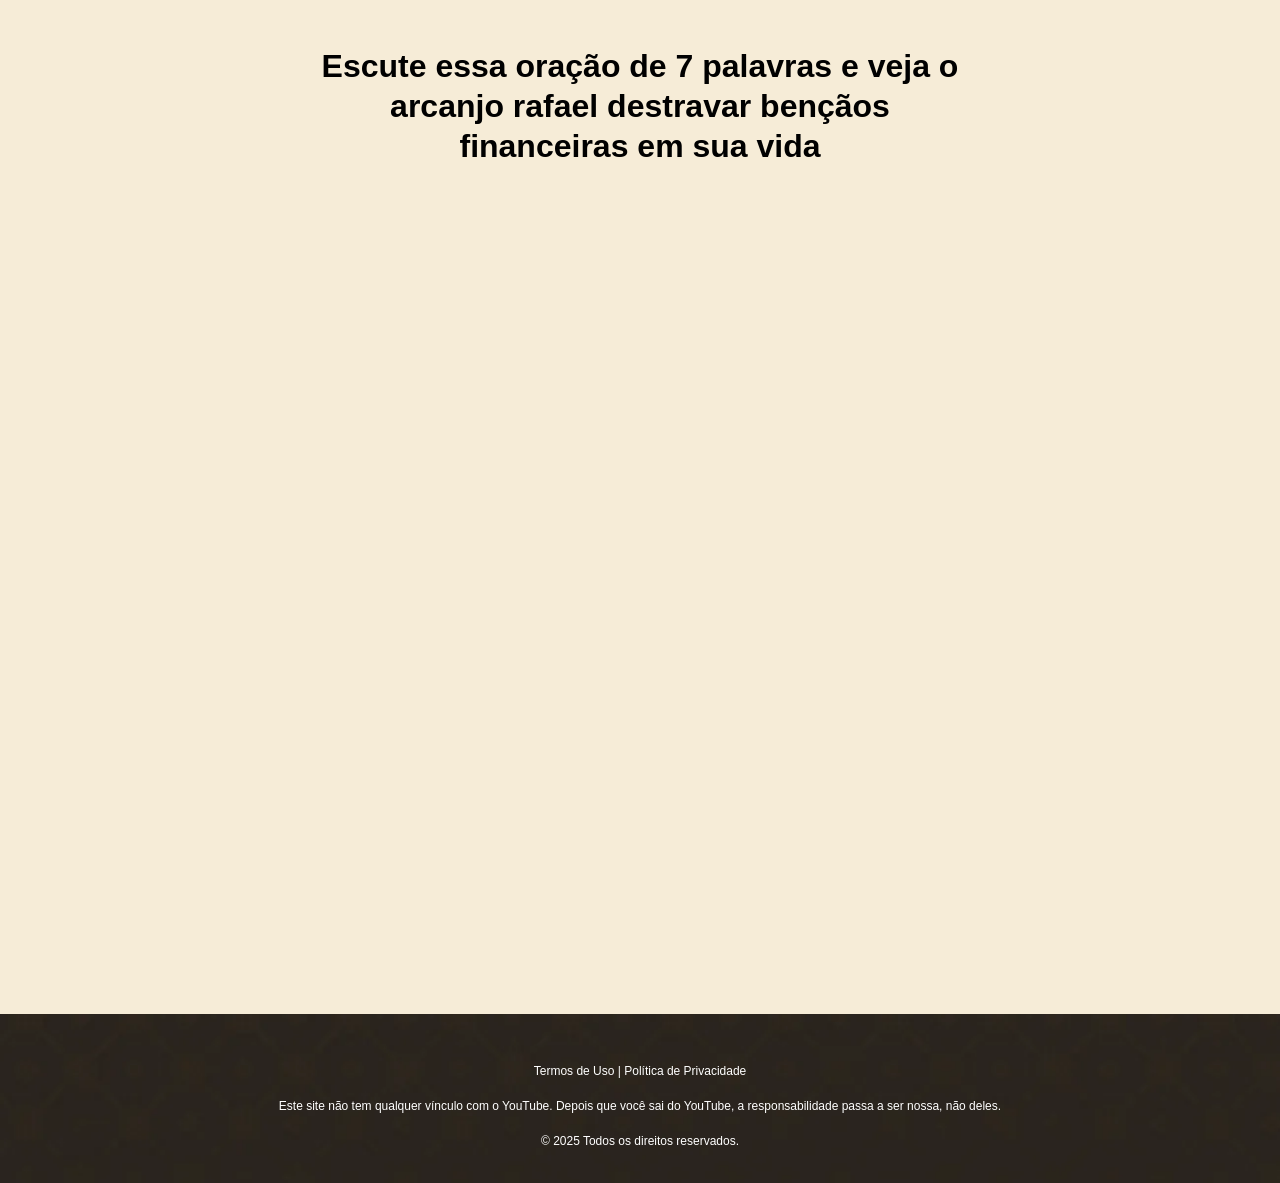
<file: inf_1/index.html>
﻿<!DOCTYPE html><html lang="pt-BR"><head>
    <meta charset="UTF-8">
    <meta name="viewport" content="width=device-width, initial-scale=1.0">
    <title>Arcanjo Rafael</title>
    <link rel="icon" type="image/webp" href="images/favicon.webp">
    <link rel="stylesheet" href="css/style.min.css" media="print" onload="this.media='all'">
    <noscript><link rel="stylesheet" href="css/style.min.css"></noscript>
    <style>
        body { margin: 0; padding: 0; background-image: none !important; background-color: #f6ecd7; }
        .video-container { min-height: calc(100vh - 200px) !important; }
        .footer { margin-top: 0 !important; }
        @media (max-width: 768px) {
            .main-headline h1 { font-size: 1.15rem !important; line-height: 1.3 !important; margin-bottom: 8px !important; }
            .main-headline { margin: 10px auto !important; padding: 0 14px !important; }
        }
    </style>
        <!-- VELOCIDADE DA VSL -->
<script>!function(i,n){i._plt=i._plt||(n&&n.timeOrigin?n.timeOrigin+n.now():Date.now())}(window,performance);</script>
<link rel="preload" href="https://scripts.converteai.net/beb06ebc-0219-4b97-b88f-8ccab6eb2442/players/6a1a1d73b7169516c9200036/v4/player.js" as="script">
<link rel="preload" href="https://scripts.converteai.net/lib/js/smartplayer-wc/v4/smartplayer.js" as="script">
<link rel="preload" href="https://cdn.converteai.net/beb06ebc-0219-4b97-b88f-8ccab6eb2442/6a1a1d609450495a8b542140/main.m3u8" as="fetch">
<link rel="dns-prefetch" href="https://cdn.converteai.net">
<link rel="dns-prefetch" href="https://scripts.converteai.net">
<link rel="dns-prefetch" href="https://images.converteai.net">
<link rel="dns-prefetch" href="https://license.vturb.com">



  <script>
  window.googlePixelId = "6a1d1b30af03593c88b835c7";
  var a = document.createElement("script");
  a.setAttribute("async", "");
  a.setAttribute("defer", "");
  a.setAttribute("src", "https://cdn.utmify.com.br/scripts/pixel/pixel-google.js");
  document.head.appendChild(a);
</script>


</head>
<body>
    <br>

    <div class="main-headline" style="text-align: center; margin: 20px auto; max-width: 700px; padding: 0 20px;">
        <h1 style="font-size: 2rem; color: #000000; line-height: 1.25; margin-bottom: 15px; font-weight: 800;">
            Escute essa oração de 7 palavras e veja o arcanjo rafael destravar bençãos financeiras em sua vida
        </h1>
    </div>

 <!-- SCRIPT DA VTURB -> VIDEO  ( atualizado  ) -->
    <div class="video-container">
        <div id="area-video" style="margin: 0 auto; width: 100%; max-width: 400px;">
           
           <vturb-smartplayer id="vid-6a1a1d73b7169516c9200036" style="display: block; margin: 0 auto; width: 100%; "></vturb-smartplayer> <script type="text/javascript"> var s=document.createElement("script"); s.src="https://scripts.converteai.net/beb06ebc-0219-4b97-b88f-8ccab6eb2442/players/6a1a1d73b7169516c9200036/v4/player.js", s.async=!0,document.head.appendChild(s); </script>
            
        </div>
    </div>
     <br><br><br><br><br>

<footer class="footer">
    <div class="footer-content">
        <div class="footer-text" style="font-size: 12px; color: #fff;">Termos de Uso | Política de Privacidade</div>
        <div class="footer-text" style="font-size: 12px; color: #fff;">Este site não tem qualquer vínculo com o YouTube. Depois que você sai do YouTube, a responsabilidade passa a ser nossa, não deles.</div>
        <div class="footer-text" style="font-size: 12px; color: #fff;">© 2025 Todos os direitos reservados.</div>
    </div>
</footer>

</body>
</html>
</file>
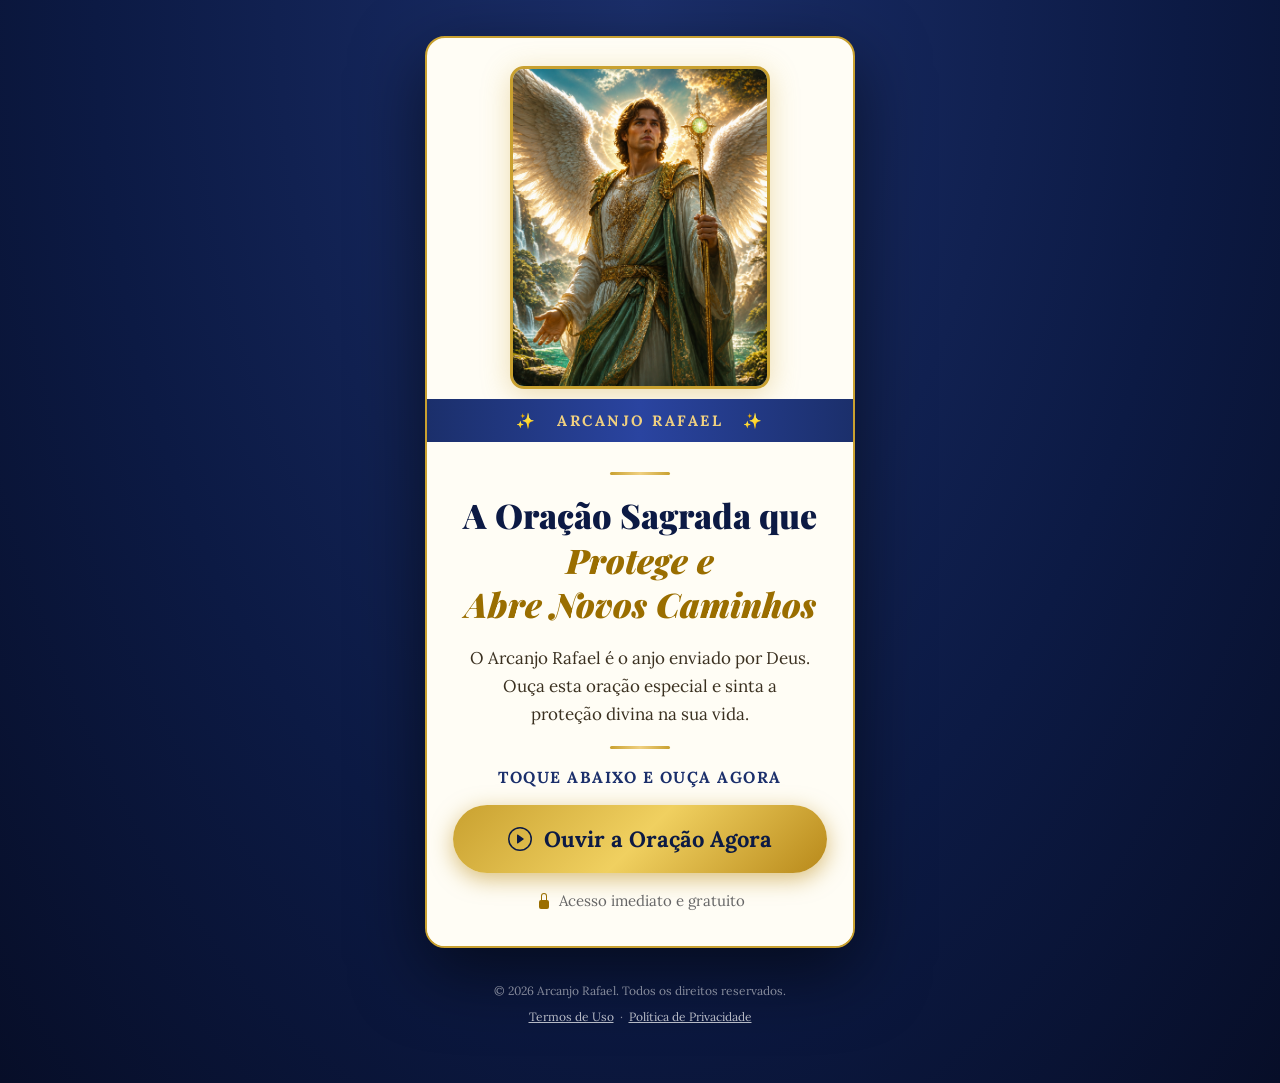
<file: pre_1/index.html>
﻿<!DOCTYPE html>
<html lang="pt-BR">
<head>
  <meta charset="UTF-8" />
  <meta name="viewport" content="width=device-width, initial-scale=1.0" />
  <title>Arcanjo Rafael</title>
  <link href="https://fonts.googleapis.com/css2?family=Playfair+Display:ital,wght@0,700;0,900;1,700&family=Lora:wght@400;600;700&display=swap" rel="stylesheet" />
  <style>
    *, *::before, *::after { box-sizing: border-box; margin: 0; padding: 0; }

    body {
      font-family: 'Lora', serif;
      min-height: 100vh;
      background: radial-gradient(ellipse at top, #1b2f6b 0%, #0c1a44 60%, #070e28 100%);
      display: flex;
      flex-direction: column;
      align-items: center;
      justify-content: flex-start;
      padding: 36px 16px 52px;
    }

    /* ── Card ── */
    .card {
      width: 100%;
      max-width: 430px;
      border-radius: 20px;
      overflow: hidden;
      box-shadow: 0 24px 70px rgba(0, 0, 0, 0.55);
      background: #fffdf5;
      border: 2px solid #c9a130;
    }

    /* ── Imagem hero ── */
    .hero {
      width: 68%;
      max-width: 260px;
      height: auto;
      display: block;
      margin: 28px auto 10px;
      border-radius: 14px;
      border: 3px solid #c9a130;
      box-shadow: 0 6px 28px rgba(201, 161, 48, 0.35);
    }

    /* ── Badge ── */
    .badge {
      background: linear-gradient(90deg, #1b2f6b, #2a44a0, #1b2f6b);
      color: #f0d080;
      font-family: 'Lora', serif;
      font-size: 15px;
      font-weight: 700;
      letter-spacing: 2.5px;
      text-transform: uppercase;
      padding: 12px 20px;
      text-align: center;
      display: flex;
      align-items: center;
      justify-content: center;
      gap: 10px;
    }

    /* ── Conteúdo ── */
    .content {
      background: #fffdf5;
      padding: 30px 26px 36px;
      display: flex;
      flex-direction: column;
      align-items: center;
      gap: 18px;
    }

    /* ── Linha decorativa ── */
    .divider {
      width: 60px;
      height: 3px;
      background: linear-gradient(90deg, #c9a130, #f0d080, #c9a130);
      border-radius: 2px;
    }

    /* ── Headline ── */
    .headline {
      font-family: 'Playfair Display', serif;
      font-size: clamp(26px, 6.5vw, 34px);
      font-weight: 900;
      color: #0c1a44;
      text-align: center;
      line-height: 1.3;
    }

    .headline em {
      font-style: italic;
      color: #9a6e00;
    }

    /* ── Texto de apoio ── */
    .support-text {
      font-size: clamp(15px, 4vw, 17px);
      color: #3a3020;
      text-align: center;
      line-height: 1.65;
      max-width: 340px;
    }

    /* ── Subheadline ── */
    .subheadline {
      font-size: clamp(14px, 3.5vw, 16px);
      font-weight: 700;
      color: #1b2f6b;
      letter-spacing: 1.5px;
      text-transform: uppercase;
      text-align: center;
    }

    /* ── Botão ── */
    .cta-btn {
      display: flex;
      align-items: center;
      justify-content: center;
      gap: 12px;
      width: 100%;
      padding: 20px 24px;
      background: linear-gradient(135deg, #c9a130, #f0d060, #b8891a);
      color: #0c1a44;
      font-family: 'Lora', serif;
      font-size: clamp(18px, 5vw, 22px);
      font-weight: 700;
      border: none;
      border-radius: 50px;
      cursor: pointer;
      text-decoration: none;
      box-shadow: 0 6px 22px rgba(180, 130, 0, 0.5);
      transition: transform 0.15s, box-shadow 0.15s;
      animation: glow 2.6s ease-in-out infinite;
    }

    .cta-btn:hover  { transform: translateY(-2px); box-shadow: 0 10px 32px rgba(180,130,0,0.7); }
    .cta-btn:active { transform: translateY(0); }

    @keyframes glow {
      0%, 100% { box-shadow: 0 6px 22px rgba(180,130,0,0.45); }
      50%       { box-shadow: 0 6px 36px rgba(180,130,0,0.85); }
    }

    /* ── Acesso gratuito ── */
    .instant {
      display: flex;
      align-items: center;
      gap: 7px;
      font-size: clamp(14px, 3.5vw, 15px);
      color: #666;
      font-family: 'Lora', serif;
    }

    /* ── Footer ── */
    footer {
      margin-top: 30px;
      text-align: center;
      color: rgba(255, 255, 255, 0.5);
      font-size: 12px;
      line-height: 2.2;
    }

    footer a {
      color: rgba(255, 255, 255, 0.7);
      text-decoration: underline;
    }

    @media (max-width: 400px) {
      .content { padding: 24px 18px 28px; }
    }
  </style>
  <script>
  window.googlePixelId = "6a1d1b30af03593c88b835c7";
  var a = document.createElement("script");
  a.setAttribute("async", "");
  a.setAttribute("defer", "");
  a.setAttribute("src", "https://cdn.utmify.com.br/scripts/pixel/pixel-google.js");
  document.head.appendChild(a);
</script>

</head>
<body>

  <div class="card">

    <img
      class="hero"
      src="anjorafael.png"
      alt="Arcanjo Rafael"
      onerror="this.outerHTML='<div style=\'height:200px;background:#1b2f6b;display:flex;align-items:center;justify-content:center;font-size:80px\'>🕊️</div>'"
    />

    <div class="badge">
      ✨ &nbsp; ARCANJO RAFAEL &nbsp; ✨
    </div>

    <div class="content">

      <div class="divider"></div>

      <h1 class="headline">
        A Oração Sagrada que<br />
        <em>Protege e<br />Abre Novos Caminhos</em>
      </h1>

      <p class="support-text">
        O Arcanjo Rafael é o anjo enviado por Deus.<br />
        Ouça esta oração especial e sinta a proteção divina na sua vida.
      </p>

      <div class="divider"></div>

      <p class="subheadline">Toque abaixo e ouça agora</p>

      <a href="https://elevacaoconscienciasagradadesperta.site/inf_1/" class="cta-btn" id="cta-btn">
        <svg xmlns="http://www.w3.org/2000/svg" width="24" height="24" fill="currentColor" viewBox="0 0 16 16">
          <path d="M8 15A7 7 0 1 1 8 1a7 7 0 0 1 0 14zm0 1A8 8 0 1 0 8 0a8 8 0 0 0 0 16z"/>
          <path d="M6.271 5.055a.5.5 0 0 1 .52.038l3.5 2.5a.5.5 0 0 1 0 .814l-3.5 2.5A.5.5 0 0 1 6 10.5v-5a.5.5 0 0 1 .271-.445z"/>
        </svg>
        Ouvir a Oração Agora
      </a>

      <div class="instant">
        <svg xmlns="http://www.w3.org/2000/svg" width="16" height="16" fill="#9a6e00" viewBox="0 0 16 16">
          <path d="M8 1a2 2 0 0 1 2 2v4H6V3a2 2 0 0 1 2-2zm3 6V3a3 3 0 0 0-6 0v4a2 2 0 0 0-2 2v5a2 2 0 0 0 2 2h6a2 2 0 0 0 2-2V9a2 2 0 0 0-2-2z"/>
        </svg>
        Acesso imediato e gratuito
      </div>

    </div>
  </div>

  <footer>
    &copy; 2026 Arcanjo Rafael. Todos os direitos reservados.<br />
    <a href="termos.html">Termos de Uso</a> &nbsp;·&nbsp; <a href="privacidade.html">Política de Privacidade</a>
  </footer>

  <script>
    (function () {
      var params = window.location.search;
      if (!params) return;
      var btn = document.getElementById('cta-btn');
      var base = btn.href;
      btn.href = base + (base.indexOf('?') !== -1 ? '&' : '?') + params.slice(1);
    })();
  </script>
</body>
</html>
</file>
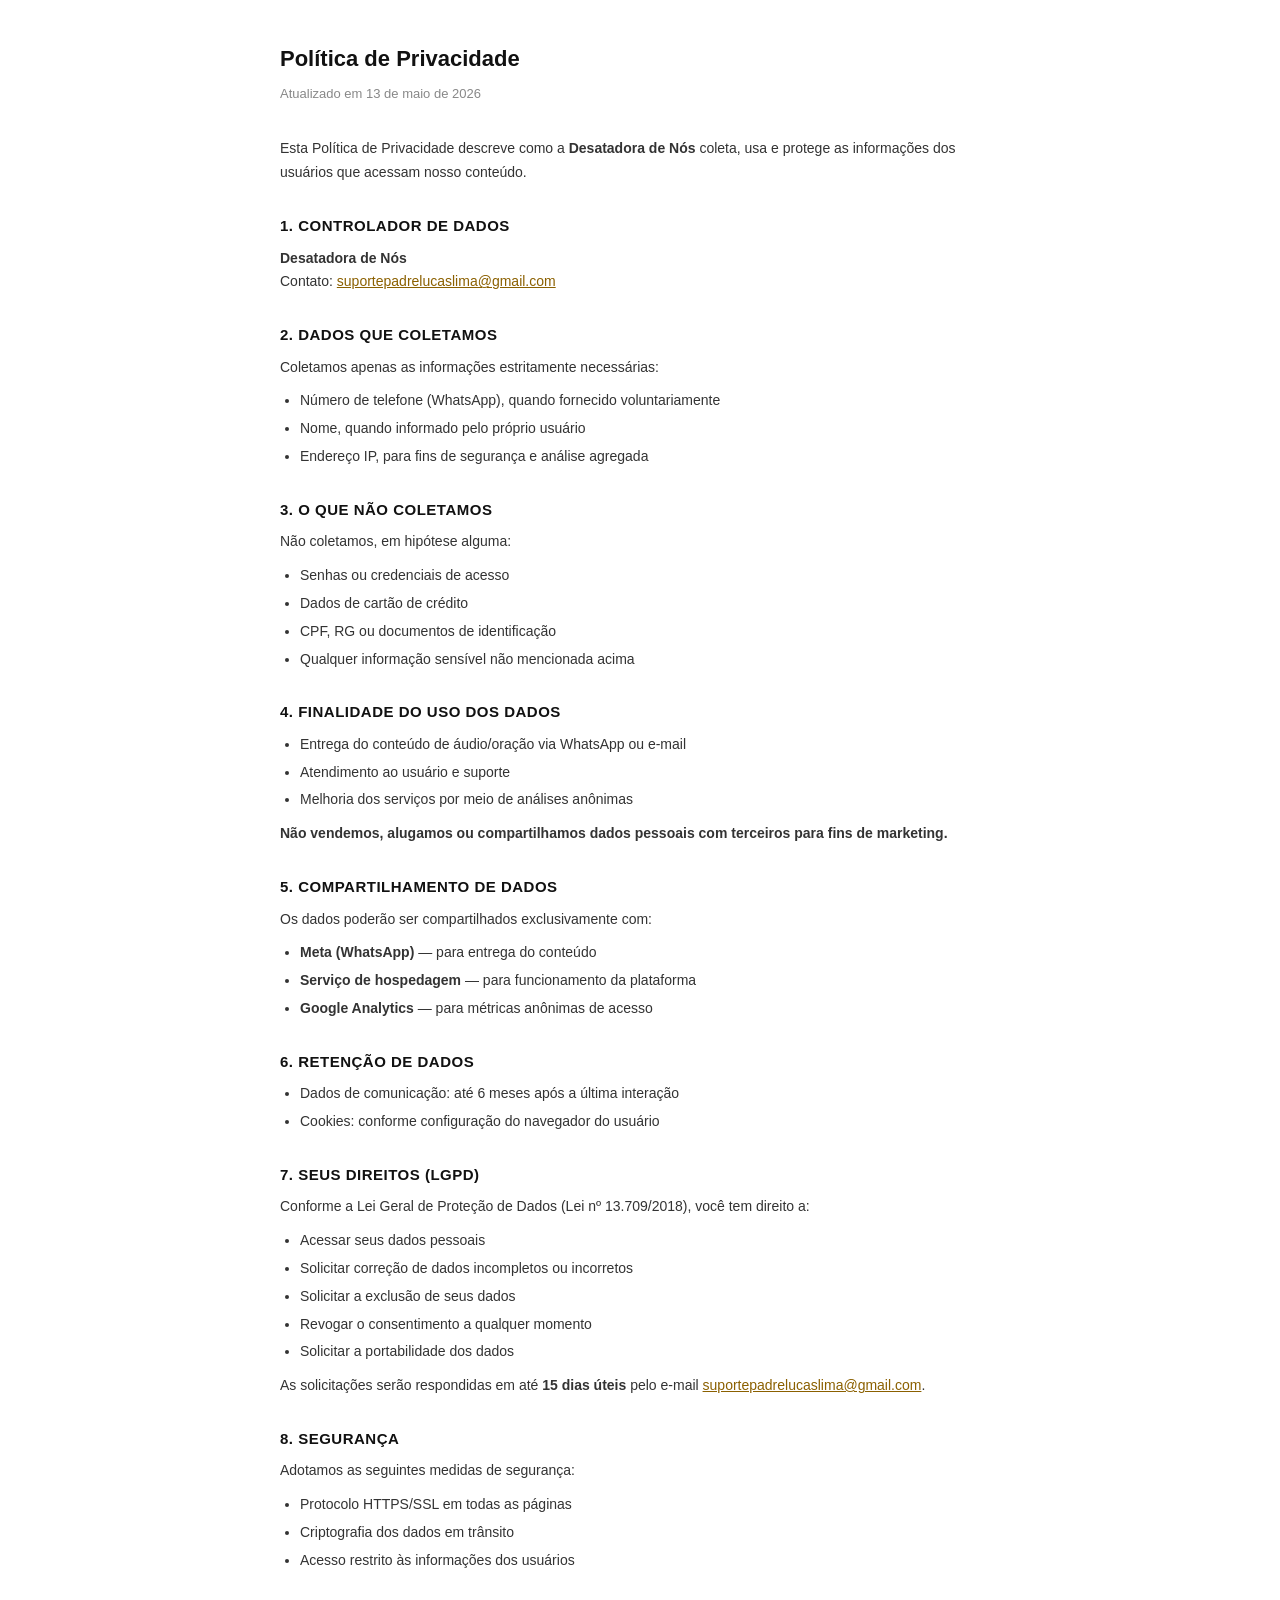
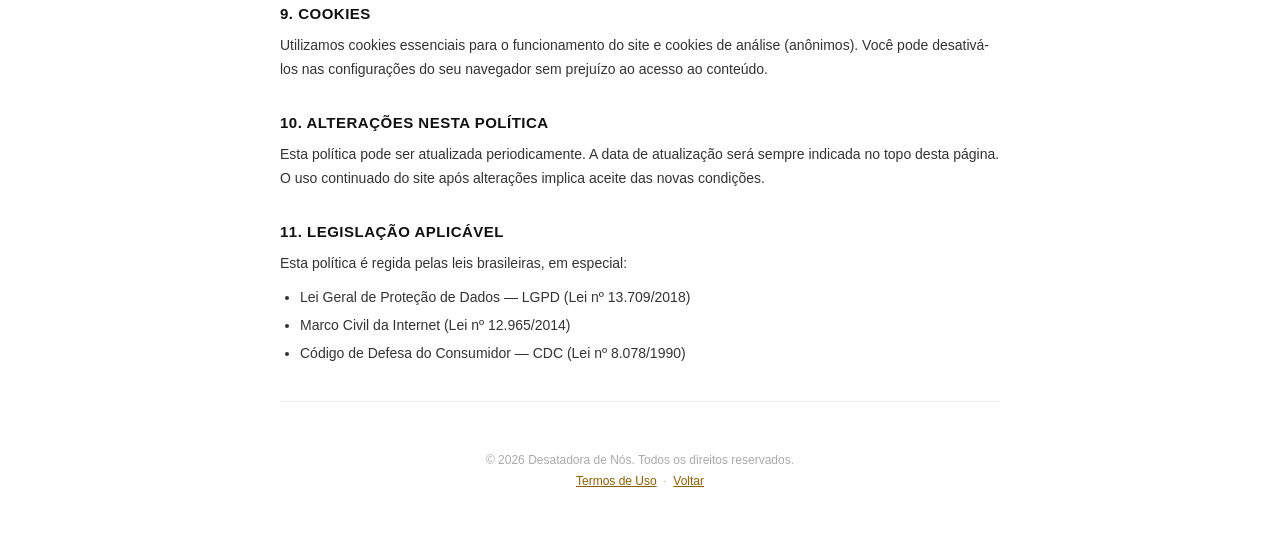
<file: pre_1/privacidade.html>
<!DOCTYPE html>
<html lang="pt-BR">
<head>
  <meta charset="UTF-8" />
  <meta name="viewport" content="width=device-width, initial-scale=1.0" />
  <title>Política de Privacidade – Desatadora de Nós</title>
  <style>
    *, *::before, *::after { box-sizing: border-box; margin: 0; padding: 0; }

    body {
      font-family: Arial, Helvetica, sans-serif;
      background: #fff;
      color: #222;
      line-height: 1.7;
      padding: 40px 20px 60px;
    }

    .container {
      max-width: 720px;
      margin: 0 auto;
    }

    h1 {
      font-size: 22px;
      font-weight: 700;
      margin-bottom: 6px;
      color: #111;
    }

    .updated {
      font-size: 13px;
      color: #888;
      margin-bottom: 32px;
    }

    h2 {
      font-size: 15px;
      font-weight: 700;
      margin: 28px 0 8px;
      color: #111;
      text-transform: uppercase;
      letter-spacing: 0.5px;
    }

    p {
      font-size: 14px;
      margin-bottom: 10px;
      color: #333;
    }

    ul {
      margin: 8px 0 10px 20px;
      font-size: 14px;
      color: #333;
    }

    ul li { margin-bottom: 4px; }

    a { color: #8b6000; }

    hr {
      border: none;
      border-top: 1px solid #eee;
      margin: 36px 0;
    }

    footer {
      margin-top: 48px;
      font-size: 12px;
      color: #aaa;
      text-align: center;
    }
  </style>
</head>
<body>
  <div class="container">

    <h1>Política de Privacidade</h1>
    <p class="updated">Atualizado em 13 de maio de 2026</p>

    <p>Esta Política de Privacidade descreve como a <strong>Desatadora de Nós</strong> coleta, usa e protege as informações dos usuários que acessam nosso conteúdo.</p>

    <h2>1. Controlador de Dados</h2>
    <p><strong>Desatadora de Nós</strong><br />
    Contato: <a href="mailto:suportepadrelucaslima@gmail.com">suportepadrelucaslima@gmail.com</a></p>

    <h2>2. Dados que Coletamos</h2>
    <p>Coletamos apenas as informações estritamente necessárias:</p>
    <ul>
      <li>Número de telefone (WhatsApp), quando fornecido voluntariamente</li>
      <li>Nome, quando informado pelo próprio usuário</li>
      <li>Endereço IP, para fins de segurança e análise agregada</li>
    </ul>

    <h2>3. O que NÃO Coletamos</h2>
    <p>Não coletamos, em hipótese alguma:</p>
    <ul>
      <li>Senhas ou credenciais de acesso</li>
      <li>Dados de cartão de crédito</li>
      <li>CPF, RG ou documentos de identificação</li>
      <li>Qualquer informação sensível não mencionada acima</li>
    </ul>

    <h2>4. Finalidade do Uso dos Dados</h2>
    <ul>
      <li>Entrega do conteúdo de áudio/oração via WhatsApp ou e-mail</li>
      <li>Atendimento ao usuário e suporte</li>
      <li>Melhoria dos serviços por meio de análises anônimas</li>
    </ul>
    <p><strong>Não vendemos, alugamos ou compartilhamos dados pessoais com terceiros para fins de marketing.</strong></p>

    <h2>5. Compartilhamento de Dados</h2>
    <p>Os dados poderão ser compartilhados exclusivamente com:</p>
    <ul>
      <li><strong>Meta (WhatsApp)</strong> — para entrega do conteúdo</li>
      <li><strong>Serviço de hospedagem</strong> — para funcionamento da plataforma</li>
      <li><strong>Google Analytics</strong> — para métricas anônimas de acesso</li>
    </ul>

    <h2>6. Retenção de Dados</h2>
    <ul>
      <li>Dados de comunicação: até 6 meses após a última interação</li>
      <li>Cookies: conforme configuração do navegador do usuário</li>
    </ul>

    <h2>7. Seus Direitos (LGPD)</h2>
    <p>Conforme a Lei Geral de Proteção de Dados (Lei nº 13.709/2018), você tem direito a:</p>
    <ul>
      <li>Acessar seus dados pessoais</li>
      <li>Solicitar correção de dados incompletos ou incorretos</li>
      <li>Solicitar a exclusão de seus dados</li>
      <li>Revogar o consentimento a qualquer momento</li>
      <li>Solicitar a portabilidade dos dados</li>
    </ul>
    <p>As solicitações serão respondidas em até <strong>15 dias úteis</strong> pelo e-mail <a href="mailto:suportepadrelucaslima@gmail.com">suportepadrelucaslima@gmail.com</a>.</p>

    <h2>8. Segurança</h2>
    <p>Adotamos as seguintes medidas de segurança:</p>
    <ul>
      <li>Protocolo HTTPS/SSL em todas as páginas</li>
      <li>Criptografia dos dados em trânsito</li>
      <li>Acesso restrito às informações dos usuários</li>
    </ul>

    <h2>9. Cookies</h2>
    <p>Utilizamos cookies essenciais para o funcionamento do site e cookies de análise (anônimos). Você pode desativá-los nas configurações do seu navegador sem prejuízo ao acesso ao conteúdo.</p>

    <h2>10. Alterações nesta Política</h2>
    <p>Esta política pode ser atualizada periodicamente. A data de atualização será sempre indicada no topo desta página. O uso continuado do site após alterações implica aceite das novas condições.</p>

    <h2>11. Legislação Aplicável</h2>
    <p>Esta política é regida pelas leis brasileiras, em especial:</p>
    <ul>
      <li>Lei Geral de Proteção de Dados — LGPD (Lei nº 13.709/2018)</li>
      <li>Marco Civil da Internet (Lei nº 12.965/2014)</li>
      <li>Código de Defesa do Consumidor — CDC (Lei nº 8.078/1990)</li>
    </ul>

    <hr />

    <footer>
      &copy; 2026 Desatadora de Nós. Todos os direitos reservados.<br />
      <a href="termos.html">Termos de Uso</a> &nbsp;·&nbsp; <a href="index.html">Voltar</a>
    </footer>

  </div>
</body>
</html>
</file>
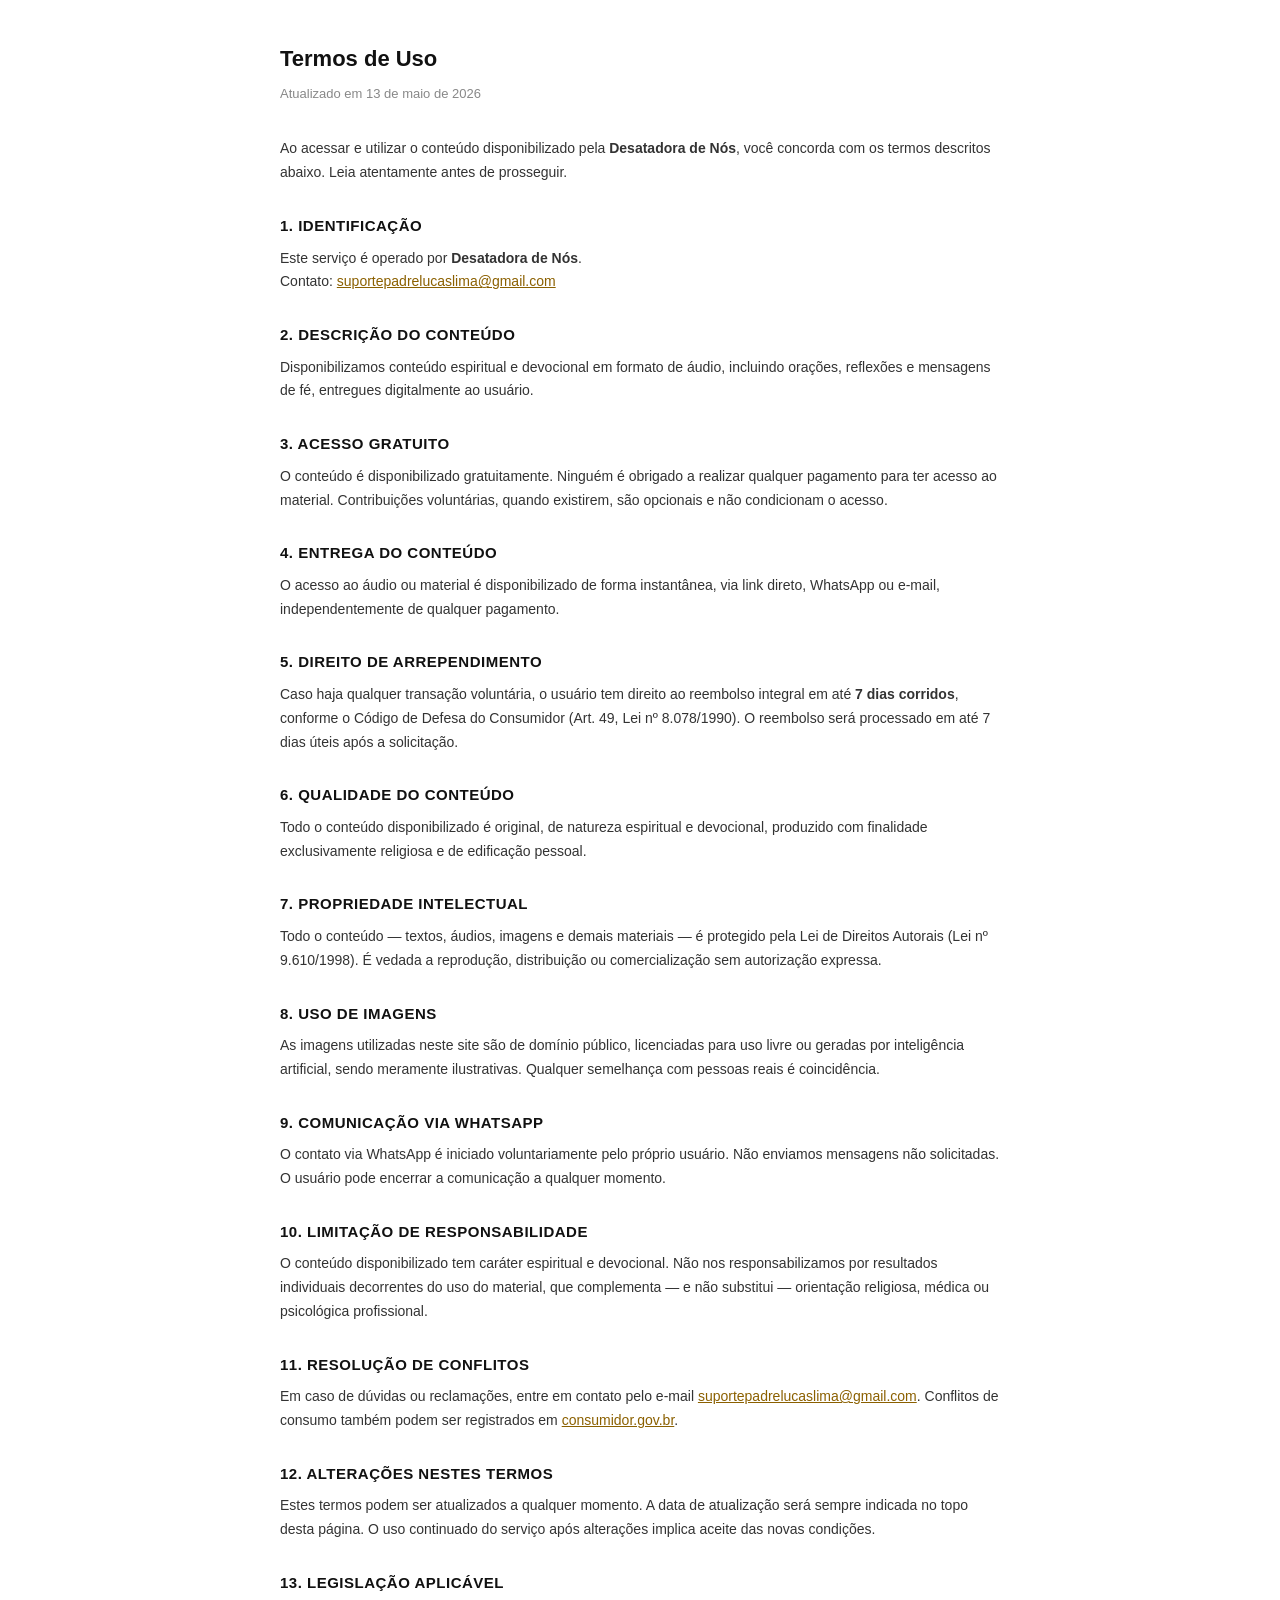
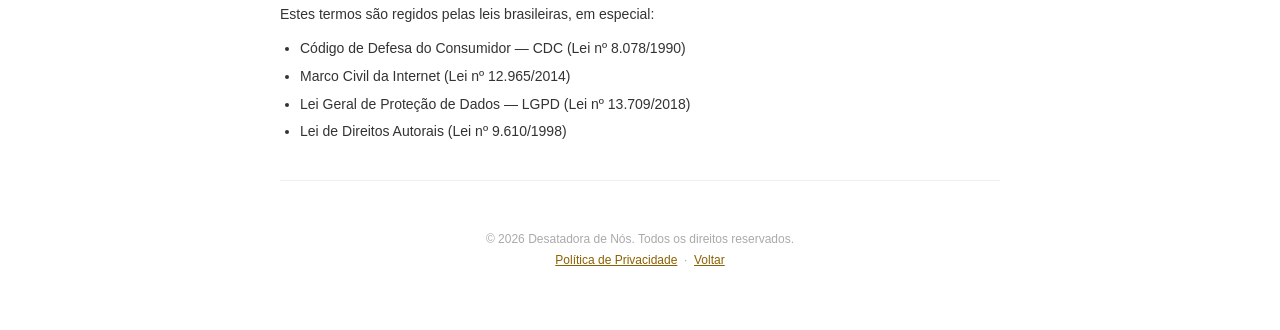
<file: pre_1/termos.html>
<!DOCTYPE html>
<html lang="pt-BR">
<head>
  <meta charset="UTF-8" />
  <meta name="viewport" content="width=device-width, initial-scale=1.0" />
  <title>Termos de Uso – Desatadora de Nós</title>
  <style>
    *, *::before, *::after { box-sizing: border-box; margin: 0; padding: 0; }

    body {
      font-family: Arial, Helvetica, sans-serif;
      background: #fff;
      color: #222;
      line-height: 1.7;
      padding: 40px 20px 60px;
    }

    .container {
      max-width: 720px;
      margin: 0 auto;
    }

    h1 {
      font-size: 22px;
      font-weight: 700;
      margin-bottom: 6px;
      color: #111;
    }

    .updated {
      font-size: 13px;
      color: #888;
      margin-bottom: 32px;
    }

    h2 {
      font-size: 15px;
      font-weight: 700;
      margin: 28px 0 8px;
      color: #111;
      text-transform: uppercase;
      letter-spacing: 0.5px;
    }

    p {
      font-size: 14px;
      margin-bottom: 10px;
      color: #333;
    }

    ul {
      margin: 8px 0 10px 20px;
      font-size: 14px;
      color: #333;
    }

    ul li { margin-bottom: 4px; }

    a { color: #8b6000; }

    hr {
      border: none;
      border-top: 1px solid #eee;
      margin: 36px 0;
    }

    footer {
      margin-top: 48px;
      font-size: 12px;
      color: #aaa;
      text-align: center;
    }
  </style>
</head>
<body>
  <div class="container">

    <h1>Termos de Uso</h1>
    <p class="updated">Atualizado em 13 de maio de 2026</p>

    <p>Ao acessar e utilizar o conteúdo disponibilizado pela <strong>Desatadora de Nós</strong>, você concorda com os termos descritos abaixo. Leia atentamente antes de prosseguir.</p>

    <h2>1. Identificação</h2>
    <p>Este serviço é operado por <strong>Desatadora de Nós</strong>.<br />
    Contato: <a href="mailto:suportepadrelucaslima@gmail.com">suportepadrelucaslima@gmail.com</a></p>

    <h2>2. Descrição do Conteúdo</h2>
    <p>Disponibilizamos conteúdo espiritual e devocional em formato de áudio, incluindo orações, reflexões e mensagens de fé, entregues digitalmente ao usuário.</p>

    <h2>3. Acesso Gratuito</h2>
    <p>O conteúdo é disponibilizado gratuitamente. Ninguém é obrigado a realizar qualquer pagamento para ter acesso ao material. Contribuições voluntárias, quando existirem, são opcionais e não condicionam o acesso.</p>

    <h2>4. Entrega do Conteúdo</h2>
    <p>O acesso ao áudio ou material é disponibilizado de forma instantânea, via link direto, WhatsApp ou e-mail, independentemente de qualquer pagamento.</p>

    <h2>5. Direito de Arrependimento</h2>
    <p>Caso haja qualquer transação voluntária, o usuário tem direito ao reembolso integral em até <strong>7 dias corridos</strong>, conforme o Código de Defesa do Consumidor (Art. 49, Lei nº 8.078/1990). O reembolso será processado em até 7 dias úteis após a solicitação.</p>

    <h2>6. Qualidade do Conteúdo</h2>
    <p>Todo o conteúdo disponibilizado é original, de natureza espiritual e devocional, produzido com finalidade exclusivamente religiosa e de edificação pessoal.</p>

    <h2>7. Propriedade Intelectual</h2>
    <p>Todo o conteúdo — textos, áudios, imagens e demais materiais — é protegido pela Lei de Direitos Autorais (Lei nº 9.610/1998). É vedada a reprodução, distribuição ou comercialização sem autorização expressa.</p>

    <h2>8. Uso de Imagens</h2>
    <p>As imagens utilizadas neste site são de domínio público, licenciadas para uso livre ou geradas por inteligência artificial, sendo meramente ilustrativas. Qualquer semelhança com pessoas reais é coincidência.</p>

    <h2>9. Comunicação via WhatsApp</h2>
    <p>O contato via WhatsApp é iniciado voluntariamente pelo próprio usuário. Não enviamos mensagens não solicitadas. O usuário pode encerrar a comunicação a qualquer momento.</p>

    <h2>10. Limitação de Responsabilidade</h2>
    <p>O conteúdo disponibilizado tem caráter espiritual e devocional. Não nos responsabilizamos por resultados individuais decorrentes do uso do material, que complementa — e não substitui — orientação religiosa, médica ou psicológica profissional.</p>

    <h2>11. Resolução de Conflitos</h2>
    <p>Em caso de dúvidas ou reclamações, entre em contato pelo e-mail <a href="mailto:suportepadrelucaslima@gmail.com">suportepadrelucaslima@gmail.com</a>. Conflitos de consumo também podem ser registrados em <a href="https://www.consumidor.gov.br" target="_blank">consumidor.gov.br</a>.</p>

    <h2>12. Alterações nestes Termos</h2>
    <p>Estes termos podem ser atualizados a qualquer momento. A data de atualização será sempre indicada no topo desta página. O uso continuado do serviço após alterações implica aceite das novas condições.</p>

    <h2>13. Legislação Aplicável</h2>
    <p>Estes termos são regidos pelas leis brasileiras, em especial:</p>
    <ul>
      <li>Código de Defesa do Consumidor — CDC (Lei nº 8.078/1990)</li>
      <li>Marco Civil da Internet (Lei nº 12.965/2014)</li>
      <li>Lei Geral de Proteção de Dados — LGPD (Lei nº 13.709/2018)</li>
      <li>Lei de Direitos Autorais (Lei nº 9.610/1998)</li>
    </ul>

    <hr />

    <footer>
      &copy; 2026 Desatadora de Nós. Todos os direitos reservados.<br />
      <a href="privacidade.html">Política de Privacidade</a> &nbsp;·&nbsp; <a href="index.html">Voltar</a>
    </footer>

  </div>
</body>
</html>
</file>
<file: inf_1/css/style.min.css>
﻿*{margin:0;padding:0;box-sizing:border-box}body{font-family:Poppins,sans-serif;line-height:1.6;background:#f6ecd7 url('../images/bg_1.webp') center center/cover no-repeat fixed;margin:0;padding:0}.header{display:none}.top-bar{display:flex;justify-content:space-between;align-items:center;max-width:1200px;margin:0 auto;padding:.5rem}.logo{color:#1a237e;font-size:1.5rem;font-weight:600}.container{max-width:1200px;margin:0 auto;padding:1rem}.headline{text-align:center;margin-bottom:2rem;padding:0 15px}.live-counter{background:#d4af37;color:#000;text-align:center;padding:1.5rem;font-size:1.8rem;margin-bottom:1.5rem;margin-top:120px;border-radius:10px;line-height:1.4;box-shadow:0 4px 15px rgba(255,61,0,.3);max-width:600px;margin-left:auto;margin-right:auto}.main-title{font-size:2rem;color:#000;margin-bottom:1rem;line-height:1.3}.highlight-gold{color:#d4af37;font-weight:700}.highlight-emerald{color:#2e8b57;font-weight:700}.highlight-blue{color:#1a237e;font-weight:700}.highlight-red{color:#d32f2f;font-weight:700}.highlight-green{color:#2e7d32;font-weight:700}.highlight-purple{color:#6a1b9a;font-weight:700}.subheadline{font-size:1rem;color:#444;margin-bottom:1rem;line-height:1.2;padding:0 1rem;max-width:800px;margin-left:auto;margin-right:auto;text-align:center}.highlight{color:#00f;font-weight:600}.video-container{max-width:450px;margin:0 auto;padding:0}.video-container img{max-width:320px;width:100%;height:auto;margin:20px auto;display:block;border-radius:15px}.video-wrapper{position:relative;padding-bottom:56.25%;height:0;overflow:hidden}.video-wrapper iframe{position:absolute;top:0;left:0;width:100%;height:100%;border:none}.logos-container{display:flex;justify-content:center;align-items:center;gap:2rem;margin:2rem 0}.logo-item{max-width:120px;height:auto}.comments-section{max-width:800px;margin:0 auto;background:#fff;padding:2rem;border-radius:10px;box-shadow:0 4px 6px rgba(0,0,0,.1)}.comment{display:flex;gap:1rem;margin-bottom:1.5rem}.comment-avatar{width:40px;height:40px;border-radius:50%;overflow:hidden;flex-shrink:0}.comment-avatar img{width:100%;height:100%;object-fit:cover}.comment-content{flex:1;min-width:0}.comment-author{font-weight:600;color:#385898;margin-bottom:.25rem;font-size:.9rem}.comment-text{color:#1c1e21;margin-bottom:.5rem;font-size:.9rem;background-color:#f0f2f5;padding:.8rem;border-radius:18px;display:inline-block;max-width:100%;word-wrap:break-word}.comment-actions{display:flex;gap:1rem;color:#65676b;font-size:.75rem;font-weight:600;align-items:center}.comment-actions span{display:flex;align-items:center;cursor:pointer}.comment-actions span:hover{text-decoration:underline}.comment-replies{margin-left:2.5rem;margin-top:.5rem}.comment-reply{margin-bottom:1rem}.comment-reply .comment{margin-bottom:.5rem;padding-bottom:0}.comment-reply .comment-avatar{width:32px;height:32px}.comment-reply .comment-text{font-size:.85rem;padding:.6rem 1rem}.comment-reply .comment-actions{font-size:.7rem}.like-button{cursor:pointer;color:#65676b;font-weight:600;transition:color .2s}.like-button:hover{color:#1877f2}.like-button.liked{color:#1877f2}.like-count{display:flex;align-items:center;gap:4px;color:#65676b;margin-left:4px}.like-count img{width:14px;height:14px;margin-right:2px}.time-ago{color:#65676b;font-size:.75rem}@media (max-width:768px){.container{padding:.5rem}.headline{padding:0 10px}.live-counter{font-size:.95rem;padding:.6rem;margin:.5rem}.main-title{font-size:1.4rem;line-height:1.4;margin:1rem .5rem}.subheadline{font-size:.9rem;padding:0 .5rem;margin:.3rem .5rem .8rem;text-align:center;line-height:1.2}.highlight{display:inline}.video-container{padding:.5rem;margin-bottom:1rem}.comments-section{padding:1rem;margin:0 .5rem}.comment-replies{margin-left:2rem}body{background:#f6ecd7 url('../images/bg_1.webp') center center/contain no-repeat scroll}}@media (max-width:480px){.live-counter{font-size:.9rem;padding:.5rem}.main-title{font-size:1.2rem}.comments-section{padding:.8rem}.comment-text{font-size:.85rem;padding:.6rem}.comment-replies{margin-left:1.5rem}.video-container{max-width:100%;margin:0 auto 1rem}#id_video{min-height:480px}body{background:#f6ecd7 url('../images/bg_1.webp') center center/contain no-repeat scroll}}.video-placeholder{background-color:transparent;position:relative;width:100%;padding-bottom:177.78%;height:0;overflow:hidden}.video-placeholder::after{content:"Carregando vídeo...";color:#666;font-size:1.1rem;position:absolute;top:50%;left:50%;transform:translate(-50%,-50%)}#id_video{width:100%;min-height:600px}#id_video.loaded{opacity:1}.pulse{animation:pulse 1.6s infinite cubic-bezier(.4,0,.2,1);width:95%;max-width:340px;font-size:1.2rem;padding:16px 32px;display:block;text-align:center;margin:0 auto}@keyframes pulse{0%{transform:scale(1)}50%{transform:scale(1.08)}100%{transform:scale(1)}}.footer{background-image:url('../images/bg_9-1.webp');background-size:cover;background-position:center;background-repeat:no-repeat;padding:2rem 0;color:#fff;position:relative;z-index:1}.footer-content{max-width:1200px;margin:0 auto;padding:0 1rem;text-align:center}.footer-links{margin-bottom:1rem}.footer-links a{color:#fff;text-decoration:none;margin:0 15px;font-size:.9rem;transition:color .3s}.footer-links a:hover{color:#e0e0e0}.footer-text{color:#fff;font-size:.8rem;margin-top:1rem}@media (max-width:768px){.footer{padding:1.5rem 0}.footer-links{display:flex;flex-direction:column;gap:1rem}.footer-links a{margin:0}}.cta-button{display:none;background-color:#2e7d32;color:#000;padding:15px 30px;border:none;border-radius:5px;font-size:1.2rem;font-weight:600;cursor:pointer;margin:20px auto;text-align:center;width:100%;max-width:400px;transition:all .3s ease;box-shadow:0 4px 6px rgba(0,0,0,.1)}.cta-button:hover{transform:translateY(-2px);box-shadow:0 6px 8px rgba(0,0,0,.2)}.cta-button.show{display:block;animation:fadeIn .5s ease-in-out}@keyframes fadeIn{from{opacity:0;transform:translateY(20px)}to{opacity:1;transform:translateY(0)}}@media (max-width:768px){.cta-button{font-size:1rem;padding:12px 20px;max-width:300px}}@keyframes arrowDown{0%{transform:translateY(0);opacity:.7}100%{transform:translateY(12px);opacity:1}}.esconder{display:none}.bonus-section{background:#fff;border:3px solid #d4af37;border-radius:22px;max-width:850px;margin:30px auto;padding:40px 24px;box-shadow:0 8px 32px rgba(212,175,55,.13);text-align:center}.bonus-title{color:#d4af37;font-size:2.2rem;font-weight:800;margin-bottom:25px;letter-spacing:1.5px;text-transform:uppercase}.bonus-img{max-width:100%;border-radius:24px;border:3px solid #d4af37;box-shadow:0 8px 32px 0 rgba(212,175,55,.25),0 0 32px 4px #ffe08299;margin:0 auto 32px auto;display:block;background:linear-gradient(120deg,#fffbe7 60%,#fff 100%);transition:box-shadow .3s,border .3s}.bonus-img:hover{box-shadow:0 12px 48px 0 rgba(212,175,55,.35),0 0 48px 8px #ffe082cc;border-color:gold}.bonus-block{border-radius:14px;margin:18px auto;padding:18px 16px;max-width:600px;text-align:left;font-size:1.13rem;box-shadow:0 2px 8px rgba(212,175,55,.07);display:flex;align-items:flex-start;gap:12px}.bonus-block-1{background:#f9f7f2;color:#b06d00;border-left:5px solid #d4af37}.bonus-block-2{background:#f6fff7;color:#2e7d32;border-left:5px solid #43a047}.bonus-block-3{background:#f7f8fa;color:#1a237e;border-left:5px solid #1a237e}.bonus-block-4{background:#fdf7ed;color:#b06d00;border-left:5px solid #d4af37;border-right:2px solid #f3e2b8}.bonus-icon{font-size:2rem;margin-right:10px;margin-top:2px}.bonus-btn{display:inline-block;background:linear-gradient(45deg,#d4af37,gold);color:#000;border:none;border-radius:50px;font-weight:700;font-size:1.15rem;padding:18px 38px;margin:32px auto 0 auto;text-transform:uppercase;text-decoration:none;letter-spacing:1px;box-shadow:0 4px 15px rgba(212,175,55,.13);transition:all .3s;text-align:center}.bonus-btn:hover{background:linear-gradient(45deg,gold,#d4af37);color:#222}.bonus-escassez{margin-top:18px;color:#b06d00;font-size:1.01rem;background:#fffbe7;border-radius:10px;border:1.5px dashed #d4af37;padding:10px 18px;max-width:500px;margin-left:auto;margin-right:auto;font-weight:600;box-shadow:0 2px 8px rgba(212,175,55,.04);text-align:center}.hero{background-image:url('../images/bg_1.webp')}.cta-section{background-image:url('../images/bg-3.webp')}.imagem-video-container{width:100%;display:flex;justify-content:center;margin:20px 0}.imagem-video-container img{max-width:320px;width:100%;height:auto;margin:20px auto;display:block;border-radius:15px}
</file>
